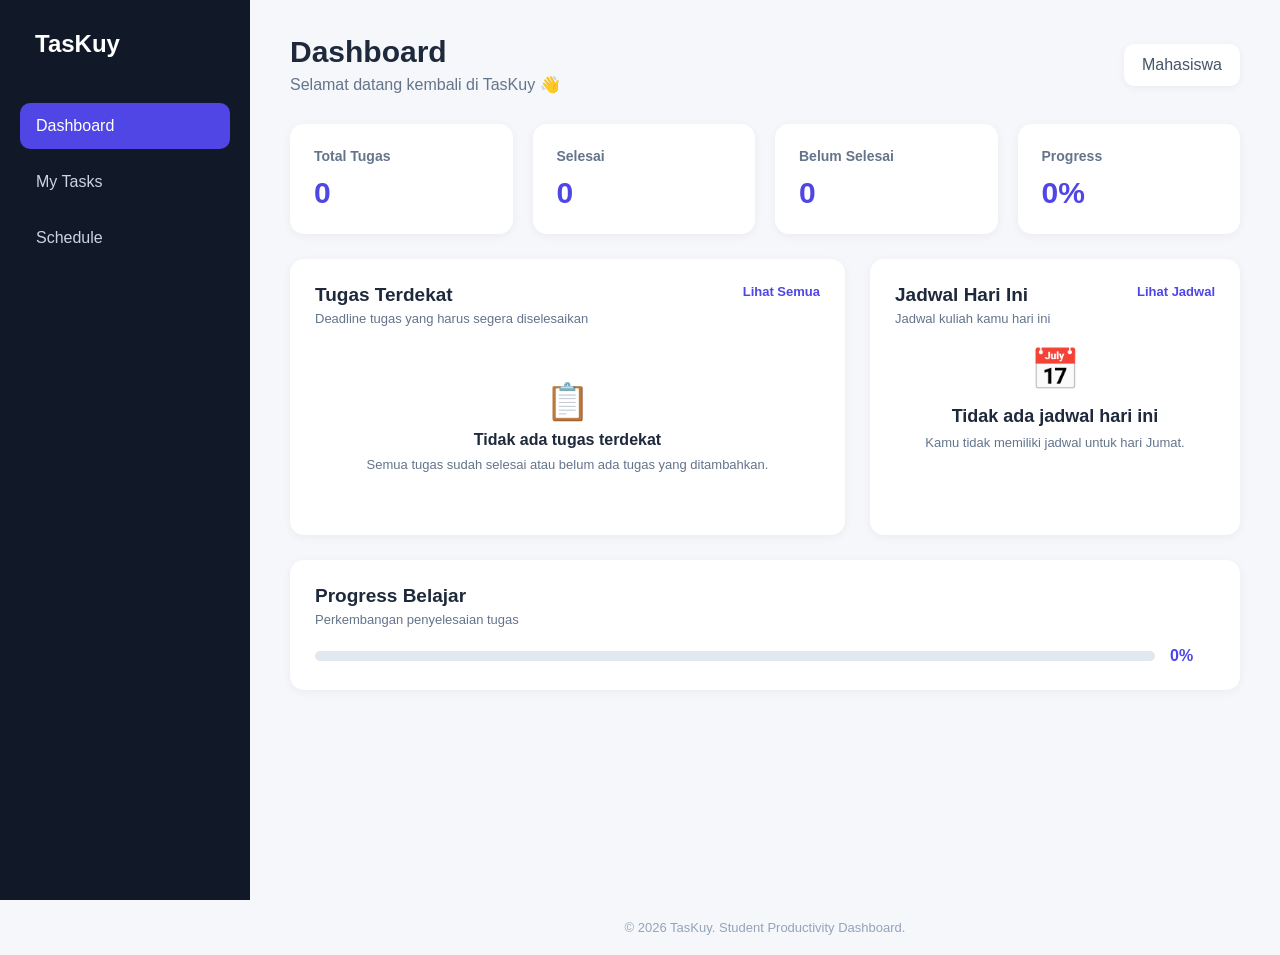
<file: index.html>
<!DOCTYPE html>
<html lang="id">

<head>
    <meta charset="UTF-8">
    <meta name="viewport" content="width=device-width, initial-scale=1.0">

    <title>TasKuy - Dashboard</title>

    <link rel="stylesheet" href="style.css">
</head>

<body>
    <!-- Sidebar -->
    <nav class="sidebar">
        <div class="logo">
            TasKuy
        </div>

        <ul class="nav-menu">

            <li>
                <a href="index.html" class="active">
                    Dashboard
                </a>
            </li>

            <li>
                <a href="tasks.html">
                    My Tasks
                </a>
            </li>

            <li>
                <a href="schedule.html">
                    Schedule
                </a>
            </li>

        </ul>

    </nav>

    <!-- Main Content -->
    <main class="main-content">

        <!-- Header -->
        <header class="top-header">

            <div>
                <h1>Dashboard</h1>
                <p>Selamat datang kembali di TasKuy 👋</p>
            </div>

            <div class="user-profile">
                <span>Mahasiswa</span>
            </div>

        </header>

                <!-- Statistics -->
        <section class="stats-section">

            <article class="stat-card">
                <h3>Total Tugas</h3>
                <p id="totalTasks">0</p>
            </article>

            <article class="stat-card">
                <h3>Selesai</h3>
                <p id="completedTasks">0</p>
            </article>

            <article class="stat-card">
                <h3>Belum Selesai</h3>
                <p id="pendingTasks">0</p>
            </article>

            <article class="stat-card">
                <h3>Progress</h3>
                <p id="taskProgress">0%</p>
            </article>

        </section>

        <!-- Dashboard Content -->
        <section class="dashboard-grid">

            <!-- Upcoming Tasks -->
            <article class="dashboard-card">

                <div class="card-header">
                    <div>
                        <h2>Tugas Terdekat</h2>
                        <p>Deadline tugas yang harus segera diselesaikan</p>
                    </div>

                    <a href="tasks.html">
                        Lihat Semua
                    </a>
                </div>

                <div id="dashboardTaskList">

                    <!--
                        Data tugas akan ditampilkan
                        menggunakan JavaScript
                    -->

                </div>

            </article>

            <!-- Today's Schedule -->
            <article class="dashboard-card">

                <div class="card-header">

                    <div>
                        <h2>Jadwal Hari Ini</h2>
                        <p>Jadwal kuliah kamu hari ini</p>
                    </div>

                    <a href="schedule.html">
                        Lihat Jadwal
                    </a>

                </div>

                <div id="todayScheduleList">

                    <!--
                        Data jadwal akan ditampilkan
                        menggunakan JavaScript
                    -->

                </div>

            </article>

        </section>

        <!-- Progress -->
        <section class="dashboard-card progress-card">

            <div class="card-header">

                <div>
                    <h2>Progress Belajar</h2>
                    <p>Perkembangan penyelesaian tugas</p>
                </div>

            </div>

            <div class="progress-container">

                <div class="progress-bar">

                    <div class="progress-fill" id="progressFill"></div>

                </div>

                <span id="progressText">
                    0%
                </span>

            </div>

        </section>

    </main>

    <!-- Footer -->
    <footer class="footer">

        <p>
            © 2026 TasKuy. Student Productivity Dashboard.
        </p>

    </footer>

    <!-- JavaScript -->
    <script src="main.js"></script>
    <script src="dashboard.js"></script>

</body>
</html>
</file>
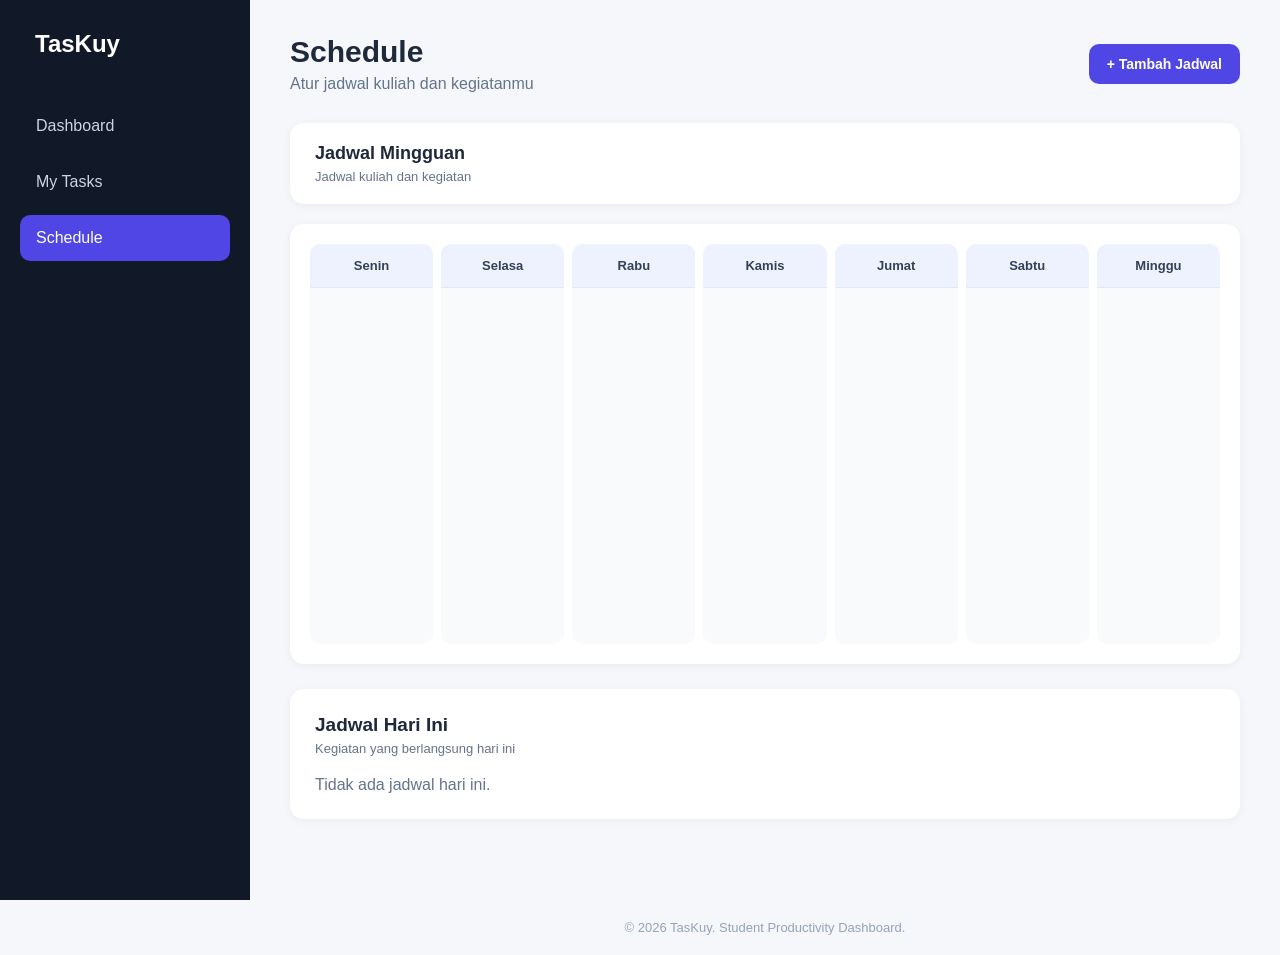
<file: schedule.html>
<!DOCTYPE html>
<html lang="id">

<head>
    <meta charset="UTF-8">
    <meta name="viewport" content="width=device-width, initial-scale=1.0">

    <title>TasKuy - Schedule</title>

    <link rel="stylesheet" href="style.css">
</head>

<body>

    <!-- SIDEBAR -->
    <nav class="sidebar">

        <div class="logo">
            TasKuy
        </div>

        <ul class="nav-menu">

            <li>
                <a href="index.html">
                    Dashboard
                </a>
            </li>

            <li>
                <a href="tasks.html">
                    My Tasks
                </a>
            </li>

            <li>
                <a href="schedule.html" class="active">
                    Schedule
                </a>
            </li>

        </ul>

    </nav>

    <!-- MAIN -->
    <main class="main-content">
        

        <!-- HEADER -->
        <header class="top-header">

            <div>
                <h1>Schedule</h1>

                <p>
                    Atur jadwal kuliah dan kegiatanmu
                </p>
            </div>

            <button
                class="primary-button"
                id="addScheduleButton"
            >
                + Tambah Jadwal
            </button>

        </header>

         <!-- WEEK -->
        <section class="week-navigation">

            <div>
                <h2 id="weekTitle">
                    Jadwal Mingguan
                </h2>

                <p id="weekSubtitle">
                    Jadwal kuliah dan kegiatan
                </p>
            </div>

        </section>


        <!-- WEEKLY SCHEDULE -->
        <section class="schedule-card">

            <div class="calendar-grid">

                <!-- SENIN -->
                <article class="day-column">

                    <div class="day-header">
                        <h3>Senin</h3>
                    </div>

                    <div
                        class="schedule-list"
                        id="mondaySchedule"
                    ></div>

                </article>


                <!-- SELASA -->
                <article class="day-column">

                    <div class="day-header">
                        <h3>Selasa</h3>
                    </div>

                    <div
                        class="schedule-list"
                        id="tuesdaySchedule"
                    ></div>

                </article>


                <!-- RABU -->
                <article class="day-column">

                    <div class="day-header">
                        <h3>Rabu</h3>
                    </div>

                    <div
                        class="schedule-list"
                        id="wednesdaySchedule"
                    ></div>

                </article>


                <!-- KAMIS -->
                <article class="day-column">

                    <div class="day-header">
                        <h3>Kamis</h3>
                    </div>

                    <div
                        class="schedule-list"
                        id="thursdaySchedule"
                    ></div>

                </article>


                <!-- JUMAT -->
                <article class="day-column">

                    <div class="day-header">
                        <h3>Jumat</h3>
                    </div>

                    <div
                        class="schedule-list"
                        id="fridaySchedule"
                    ></div>

                </article>

                <!-- SABTU -->
                <article class="day-column">
                    <div class="day-header">
                        <h3>Sabtu</h3>
                    </div>

                    <div
                        class="schedule-list"
                        id="saturdaySchedule"
                    ></div>
                </article>

                <!-- MINGGU -->
                <article class="day-column">
                    <div class="day-header">
                        <h3>Minggu</h3>
                    </div>

                    <div
                        class="schedule-list"
                        id="sundaySchedule"
                    ></div>
                </article>

            </div>

        </section>

        <!-- TODAY -->
        <section class="dashboard-card today-schedule-card">

            <div class="card-header">

                <div>
                    <h2>Jadwal Hari Ini</h2>

                    <p>
                        Kegiatan yang berlangsung hari ini
                    </p>
                </div>

            </div>

            <div id="todayScheduleDetail">

                <!-- JavaScript -->

            </div>

        </section>

    </main>

        <!-- MODAL -->
    <div
        class="modal"
        id="scheduleModal"
        aria-hidden="true"
    >

        <div class="modal-content">

            <div class="modal-header">

                <div>

                    <h2 id="scheduleModalTitle">
                        Tambah Jadwal
                    </h2>

                    <p>
                        Masukkan informasi jadwal
                    </p>

                </div>

                <button
                    type="button"
                    class="close-button"
                    id="closeScheduleModal"
                    aria-label="Tutup"
                >
                    ×
                </button>

            </div>


            <form id="scheduleForm">

                <div class="form-group">

                    <label for="scheduleCourse">
                        Nama Kegiatan / Mata Kuliah
                    </label>

                    <input
                        type="text"
                        id="scheduleCourse"
                        placeholder="Contoh: Pemrograman Web"
                        
                    >

                </div>


                <div class="form-group">

                    <label for="scheduleDay">
                        Hari
                    </label>

                    <select
                        id="scheduleDay"
                        
                    >

                        <option value="">
                            Pilih Hari
                        </option>

                        <option value="Senin">
                            Senin
                        </option>

                        <option value="Selasa">
                            Selasa
                        </option>

                        <option value="Rabu">
                            Rabu
                        </option>

                        <option value="Kamis">
                            Kamis
                        </option>

                        <option value="Jumat">
                            Jumat
                        </option>
                        <option value="Sabtu">
                            Sabtu
                        </option>
                        <option value="Minggu">
                            Minggu
                        </option>

                    </select>

                </div>


                <div class="form-row">

                    <div class="form-group">

                        <label for="scheduleStart">
                            Mulai
                        </label>

                        <input
                            type="time"
                            id="scheduleStart"
                            
                        >

                    </div>


                    <div class="form-group">

                        <label for="scheduleEnd">
                            Selesai
                        </label>

                        <input
                            type="time"
                            id="scheduleEnd"
                            
                        >

                    </div>

                </div>


                <div class="form-group">

                    <label for="scheduleRoom">
                        Ruangan / Lokasi
                    </label>

                    <input
                        type="text"
                        id="scheduleRoom"
                        placeholder="Contoh: Lab Komputer"
                    >

                </div>


                <div class="modal-actions">

                    <button
                        type="button"
                        class="secondary-button"
                        id="cancelScheduleButton"
                    >
                        Batal
                    </button>

                    <button
                        type="submit"
                        class="primary-button"
                    >
                        Simpan Jadwal
                    </button>

                </div>

            </form>

        </div>

    </div>

    <div id="deleteConfirmModal" class="modal">

        <div class="modal-content delete-confirm-content">

            <div class="delete-confirm-icon">
                🗑️
            </div>

            <h2>Hapus Jadwal?</h2>

            <p>
                Apakah kamu yakin ingin menghapus jadwal ini?
                Tindakan ini tidak dapat dibatalkan.
            </p>

            <div class="modal-actions">

                <button
                    type="button"
                    id="cancelDeleteButton"
                    class="secondary-button"
                >
                    Batal
                </button>

                <button
                    type="button"
                    id="confirmDeleteButton"
                    class="action-button action-delete"
                >
                    Ya, Hapus
                </button>

            </div>

        </div>

    </div>

    <footer class="footer">

        <p>
            © 2026 TasKuy. Student Productivity Dashboard.
        </p>

    </footer>

    <div id="toast" class="toast" aria-live="polite"></div>
    
    <!-- JavaScript -->
    <script src="main.js"></script>
    <script src="schedule.js"></script>
</body>

</html>
</file>
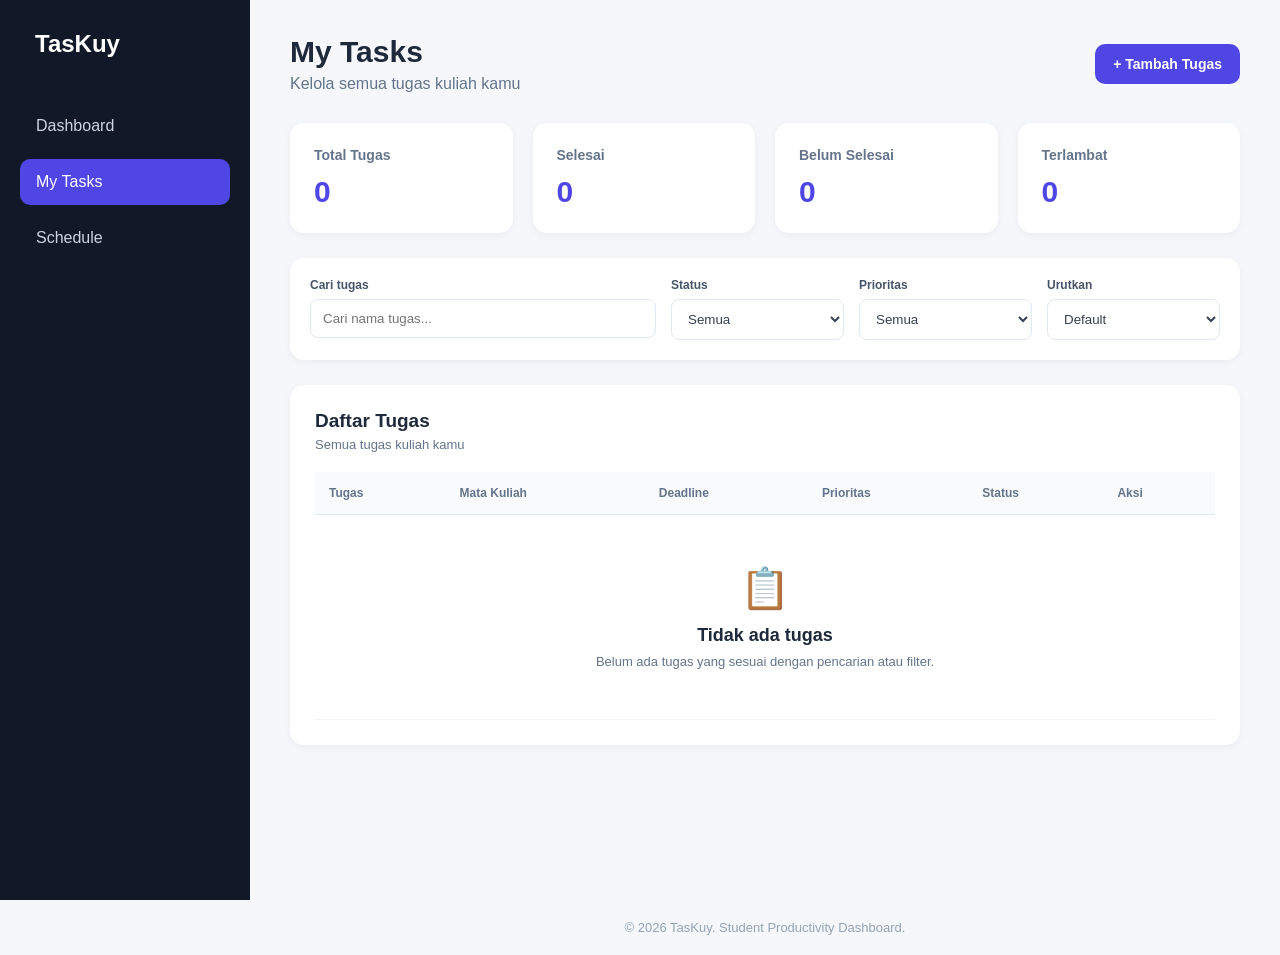
<file: tasks.html>
<!DOCTYPE html>
<html lang="id">

<head>
    <meta charset="UTF-8">
    <meta name="viewport" content="width=device-width, initial-scale=1.0">

    <title>TasKuy - My Tasks</title>

    <link rel="stylesheet" href="style.css">
</head>

<body>
    <!-- Sidebar -->
    <nav class="sidebar">

        <div class="logo">
            TasKuy
        </div>

        <ul class="nav-menu">

            <li>
                <a href="index.html">
                    Dashboard
                </a>
            </li>

            <li>
                <a href="tasks.html" class="active">
                    My Tasks
                </a>
            </li>

            <li>
                <a href="schedule.html">
                    Schedule
                </a>
            </li>

        </ul>

    </nav>
    
    <!-- Main Content -->
    <main class="main-content">

        <!-- Header -->
        <header class="top-header">

            <div>
                <h1>My Tasks</h1>

                <p>
                    Kelola semua tugas kuliah kamu
                </p>
            </div>

            <button
                class="primary-button"
                id="addTaskButton"
            >
                + Tambah Tugas
            </button>

        </header>

        <!-- Statistics -->
        <section class="stats-section">

            <article class="stat-card">

                <h3>Total Tugas</h3>

                <p id="taskTotal">
                    0
                </p>

            </article>


            <article class="stat-card">

                <h3>Selesai</h3>

                <p id="taskCompleted">
                    0
                </p>

            </article>


            <article class="stat-card">

                <h3>Belum Selesai</h3>

                <p id="taskPending">
                    0
                </p>

            </article>


            <article class="stat-card">

                <h3>Terlambat</h3>

                <p id="taskOverdue">
                    0
                </p>

            </article>

        </section>

        <!-- Search & Filter -->
        <section class="task-tools">

            <div class="search-box">

                <label for="searchTask">
                    Cari tugas
                </label>

                <input
                    type="text"
                    id="searchTask"
                    placeholder="Cari nama tugas..."
                >

            </div>


            <div class="filter-box">

                <label for="filterStatus">
                    Status
                </label>

                <select id="filterStatus">

                    <option value="all">
                        Semua
                    </option>

                    <option value="completed">
                        Selesai
                    </option>

                    <option value="pending">
                        Belum Selesai
                    </option>

                </select>

            </div>


            <div class="filter-box">

                <label for="filterPriority">
                    Prioritas
                </label>

                <select id="filterPriority">

                    <option value="all">
                        Semua
                    </option>

                    <option value="Tinggi">
                        Tinggi
                    </option>

                    <option value="Sedang">
                        Sedang
                    </option>

                    <option value="Rendah">
                        Rendah
                    </option>

                </select>

            </div>


            <div class="filter-box">

                <label for="sortDeadline">
                    Urutkan
                </label>

                <select id="sortDeadline">

                    <option value="default">
                        Default
                    </option>

                    <option value="nearest">
                        Deadline Terdekat
                    </option>

                    <option value="furthest">
                        Deadline Terjauh
                    </option>

                </select>

            </div>

        </section>

        <!-- Task Table -->
        <section class="task-card">

            <div class="card-header">

                <div>

                    <h2>Daftar Tugas</h2>

                    <p>
                        Semua tugas kuliah kamu
                    </p>

                </div>

            </div>


            <div class="table-container">

                <table>

                    <thead>

                        <tr>

                            <th>
                                Tugas
                            </th>

                            <th>
                                Mata Kuliah
                            </th>

                            <th>
                                Deadline
                            </th>

                            <th>
                                Prioritas
                            </th>

                            <th>
                                Status
                            </th>

                            <th>
                                Aksi
                            </th>

                        </tr>

                    </thead>


                    <!--
                        JavaScript akan memasukkan
                        data tugas ke sini
                    -->

                    <tbody id="taskTableBody">

                    </tbody>

                </table>

            </div>

        </section>

    </main>

    <!-- Modal Tambah / Edit Tugas -->
    <div
        class="modal"
        id="taskModal"
        aria-hidden="true"
    >

        <div class="modal-content">

            <div class="modal-header">

                <div>

                    <h2 id="modalTitle">
                        Tambah Tugas
                    </h2>

                    <p>
                        Masukkan informasi tugas
                    </p>

                </div>

                <button
                    type="button"
                    class="close-button"
                    id="closeModalButton"
                    aria-label="Tutup"
                >
                    ×
                </button>

            </div>


            <form id="taskForm">

                <div class="form-group">

                    <label for="taskTitle">
                        Nama Tugas
                    </label>

                    <input
                        type="text"
                        id="taskTitle"
                        placeholder="Contoh: Membuat Program Python"
                        
                    >

                </div>


                <div class="form-group">

                    <label for="taskCourse">
                        Mata Kuliah
                    </label>

                    <input
                        type="text"
                        id="taskCourse"
                        placeholder="Contoh: Pemrograman Web"
                        
                    >

                </div>


                <div class="form-row">

                    <div class="form-group">

                        <label for="taskDeadline">
                            Deadline
                        </label>

                        <input
                            type="date"
                            id="taskDeadline"
                            
                        >

                    </div>


                    <div class="form-group">

                        <label for="taskPriority">
                            Prioritas
                        </label>

                        <select
                            id="taskPriority"
                            
                        >

                            <option value="">
                                Pilih Prioritas
                            </option>

                            <option value="Tinggi">
                                Tinggi
                            </option>

                            <option value="Sedang">
                                Sedang
                            </option>

                            <option value="Rendah">
                                Rendah
                            </option>

                        </select>

                    </div>

                </div>


                <div class="modal-actions">

                    <button
                        type="button"
                        class="secondary-button"
                        id="cancelTaskButton"
                    >
                        Batal
                    </button>

                    <button
                        type="submit"
                        class="primary-button"
                    >
                        Simpan Tugas
                    </button>

                </div>

            </form>

        </div>

    </div>

    <!-- Modal Konfirmasi Hapus -->
    <div id="deleteConfirmModal" class="modal">
        <div class="modal-content delete-confirm-content">

            <div class="delete-confirm-icon">🗑️</div>

            <h2>Hapus Tugas?</h2>

            <p>
                Apakah kamu yakin ingin menghapus tugas ini?
                Tindakan ini tidak dapat dibatalkan.
            </p>

            <div class="modal-actions">
                <button
                    type="button"
                    id="cancelDeleteButton"
                    class="secondary-button"
                >
                    Batal
                </button>

                <button
                    type="button"
                    id="confirmDeleteButton"
                    class="action-button action-delete"
                >
                    Ya, Hapus
                </button>
            </div>

        </div>
    </div>

    <footer class="footer">

        <p>
            © 2026 TasKuy. Student Productivity Dashboard.
        </p>

    </footer>
    
    <!-- JavaScript -->
    <div id="toast" class="toast" aria-live="polite"></div>
    <script src="main.js"></script>
    <script src="tasks.js"></script>
</body>

</html>
</file>
<file: style.css>
/* =========================================================
   TASKUY - MAIN STYLESHEET
   Struktur: base styles -> components -> responsive rules
   ========================================================= */

/* ========================================
   RESET
======================================== */

* {
    margin: 0;
    padding: 0;
    box-sizing: border-box;
}

body {
    font-family: Arial, sans-serif;
    background-color: #f5f7fb;
    color: #1e293b;
}

/* ========================================
   SIDEBAR
======================================== */

.sidebar {
    position: fixed;
    top: 0;
    left: 0;

    width: 250px;
    height: 100vh;

    background-color: #111827;
    color: white;

    padding: 30px 20px;
}

.logo {
    font-size: 24px;
    font-weight: bold;

    margin-bottom: 45px;
    padding-left: 15px;
}

.nav-menu {
    list-style: none;
}

.nav-menu li {
    margin-bottom: 10px;
}

.nav-menu a {
    display: block;

    padding: 14px 16px;

    color: #cbd5e1;
    text-decoration: none;

    border-radius: 10px;

    transition: 0.2s;
}

.nav-menu a:hover {
    background-color: #1e293b;
    color: white;
}

.nav-menu a.active {
    background-color: #4f46e5;
    color: white;
}

/* ========================================
   MAIN CONTENT
======================================== */

.main-content {
    margin-left: 250px;

    padding: 35px 40px;

    min-height: 100vh;
}

/* ========================================
   HEADER
======================================== */

.top-header {
    display: flex;

    justify-content: space-between;
    align-items: center;

    margin-bottom: 30px;
}

.top-header h1 {
    font-size: 30px;
    margin-bottom: 6px;
}

.top-header p {
    color: #64748b;
}

.user-profile {
    background-color: white;

    padding: 12px 18px;

    border-radius: 10px;

    box-shadow: 0 2px 8px rgba(15, 23, 42, 0.05);

    color: #475569;
}

/* ========================================
   STATISTICS
======================================== */

.stats-section {
    display: grid;

    grid-template-columns: repeat(4, 1fr);

    gap: 20px;

    margin-bottom: 25px;
}

.stat-card {
    background-color: white;

    padding: 24px;

    border-radius: 14px;

    box-shadow: 0 2px 10px rgba(15, 23, 42, 0.05);
}

.stat-card h3 {
    font-size: 14px;

    color: #64748b;

    margin-bottom: 12px;
}

.stat-card p {
    font-size: 30px;

    font-weight: bold;

    color: #4f46e5;
}

/* ========================================
   DASHBOARD GRID
======================================== */

.dashboard-grid {
    display: grid;

    grid-template-columns: 1.5fr 1fr;

    gap: 25px;

    margin-bottom: 25px;
}

/* ========================================
   CARD
======================================== */

.dashboard-card {
    background-color: white;

    padding: 25px;

    border-radius: 14px;

    box-shadow: 0 2px 10px rgba(15, 23, 42, 0.05);
}

.card-header {
    display: flex;

    justify-content: space-between;
    align-items: flex-start;

    margin-bottom: 20px;
}

.card-header h2 {
    font-size: 19px;

    margin-bottom: 5px;
}

.card-header p {
    font-size: 13px;

    color: #64748b;
}

.card-header a {
    color: #4f46e5;

    text-decoration: none;

    font-size: 13px;

    font-weight: 600;
}

.card-header a:hover {
    text-decoration: underline;
}

/* ========================================
   PROGRESS
======================================== */

.progress-card {
    margin-bottom: 25px;
}

.progress-container {
    display: flex;

    align-items: center;

    gap: 15px;
}

.progress-bar {
    flex: 1;

    height: 10px;

    background-color: #e2e8f0;

    border-radius: 20px;

    overflow: hidden;
}

.progress-fill {
    width: 0%;

    height: 100%;

    background-color: #4f46e5;

    border-radius: 20px;

    transition: width 0.3s ease;
}

#progressText {
    min-width: 45px;

    font-weight: bold;

    color: #4f46e5;
}

/* ========================================
   FOOTER
======================================== */

.footer {
    margin-left: 250px;

    padding: 20px 40px;

    color: #94a3b8;

    font-size: 13px;

    text-align: center;
}



/* ========================================
   DASHBOARD TASK
======================================== */

.dashboard-task,
.schedule-item {
    display: flex;

    justify-content: space-between;
    align-items: center;

    padding: 15px 0;

    border-bottom: 1px solid #e2e8f0;
}

.dashboard-task:last-child,
.schedule-item:last-child {
    border-bottom: none;
}

.dashboard-task h3,
.schedule-item h3 {
    font-size: 14px;

    margin-bottom: 5px;
}

.dashboard-task p,
.schedule-item p {
    font-size: 12px;

    color: #64748b;
}

.dashboard-task span,
.schedule-item span {
    font-size: 12px;

    padding: 6px 10px;

    border-radius: 20px;

    background-color: #eef2ff;

    color: #4f46e5;
}

/* ========================================
   PRIMARY BUTTON
======================================== */

.primary-button {
    border: none;

    background-color: #4f46e5;

    color: white;

    padding: 12px 18px;

    border-radius: 10px;

    font-size: 14px;

    font-weight: 600;

    cursor: pointer;

    transition: 0.2s;
}

.primary-button:hover {
    background-color: #4338ca;
}

/* ========================================
   SECONDARY BUTTON
======================================== */

.secondary-button {
    border: none;

    background-color: #e2e8f0;

    color: #475569;

    padding: 12px 18px;

    border-radius: 10px;

    font-size: 14px;

    cursor: pointer;
}

.secondary-button:hover {
    background-color: #cbd5e1;
}

/* ========================================
   TASK TOOLS
======================================== */

.task-tools {
    display: grid;

    grid-template-columns: 2fr 1fr 1fr 1fr;

    gap: 15px;

    background-color: white;

    padding: 20px;

    border-radius: 14px;

    margin-bottom: 25px;

    box-shadow: 0 2px 10px rgba(15, 23, 42, 0.05);
}

.search-box,
.filter-box {
    display: flex;

    flex-direction: column;

    gap: 7px;
}

.search-box label,
.filter-box label {
    font-size: 12px;

    font-weight: 600;

    color: #475569;
}

.search-box input,
.filter-box select {
    width: 100%;

    padding: 11px 12px;

    border: 1px solid #e2e8f0;

    border-radius: 8px;

    outline: none;

    background-color: white;

    color: #334155;
}

.search-box input:focus,
.filter-box select:focus {
    border-color: #4f46e5;
}

/* ========================================
   TASK CARD
======================================== */

.task-card {
    background-color: white;

    padding: 25px;

    border-radius: 14px;

    box-shadow: 0 2px 10px rgba(15, 23, 42, 0.05);
}

/* ========================================
   TABLE
======================================== */

.table-container {
    width: 100%;

    overflow-x: auto;
}

table {
    width: 100%;

    border-collapse: collapse;

    min-width: 800px;
}

thead {
    background-color: #f8fafc;
}

th {
    padding: 14px;

    text-align: left;

    font-size: 12px;

    color: #64748b;

    font-weight: 600;

    border-bottom: 1px solid #e2e8f0;
}

td {
    padding: 16px 14px;

    font-size: 13px;

    border-bottom: 1px solid #f1f5f9;

    color: #334155;
}

tbody tr:hover {
    background-color: #f8fafc;
}

/* ========================================
   TASK STATUS
======================================== */

.status-badge,
.priority-badge {
    display: inline-block;

    padding: 6px 10px;

    border-radius: 20px;

    font-size: 11px;

    font-weight: 600;
}

/* ========================================
   TASK ACTION
======================================== */

.task-actions {
    display: flex;

    gap: 7px;
}

.edit-button {
    background-color: #eef2ff;

    color: #4f46e5;
}

.delete-button {
    background-color: #fef2f2;

    color: #dc2626;
}

.complete-button {
    background-color: #ecfdf5;

    color: #059669;
}

/* ========================================
   MODAL
======================================== */

.modal {
    display: none;

    position: fixed;

    top: 0;
    left: 0;

    width: 100%;
    height: 100%;

    background-color: rgba(15, 23, 42, 0.5);

    justify-content: center;
    align-items: center;

    padding: 20px;

    z-index: 1000;
}

.modal.show {
    display: flex;
}

.modal-content {
    width: 100%;

    max-width: 550px;

    background-color: white;

    border-radius: 16px;

    padding: 25px;

    box-shadow: 0 10px 40px rgba(15, 23, 42, 0.2);
}

.modal-header {
    display: flex;

    justify-content: space-between;

    align-items: flex-start;

    margin-bottom: 25px;
}

.modal-header h2 {
    font-size: 20px;

    margin-bottom: 5px;
}

.modal-header p {
    font-size: 13px;

    color: #64748b;
}

.close-button {
    border: none;

    background: none;

    font-size: 25px;

    color: #64748b;

    cursor: pointer;
}

/* ========================================
   FORM
======================================== */

.form-group {
    display: flex;

    flex-direction: column;

    gap: 7px;

    margin-bottom: 18px;
}

.form-group label {
    font-size: 13px;

    font-weight: 600;

    color: #334155;
}

.form-group input,
.form-group select {
    padding: 12px;

    border: 1px solid #e2e8f0;

    border-radius: 8px;

    outline: none;

    font-family: inherit;
}

.form-group input:focus,
.form-group select:focus {
    border-color: #4f46e5;
}

.form-row {
    display: grid;

    grid-template-columns: 1fr 1fr;

    gap: 15px;
}

.modal-actions {
    display: flex;

    justify-content: flex-end;

    gap: 10px;

    margin-top: 10px;
}

/* ========================================
   STATUS & PRIORITY COLORS
======================================== */

.status-completed {
    background-color: #dcfce7;
    color: #15803d;
}

.status-pending {
    background-color: #fef3c7;
    color: #b45309;
}

.priority-high {
    background-color: #fee2e2;
    color: #dc2626;
}

.priority-medium {
    background-color: #fef3c7;
    color: #d97706;
}

.priority-low {
    background-color: #dcfce7;
    color: #16a34a;
}

/* ========================================
   WEEK SCHEDULE
======================================== */

.week-navigation {
    display: flex;

    align-items: center;
    justify-content: space-between;

    background-color: white;

    padding: 20px 25px;

    border-radius: 14px;

    margin-bottom: 20px;

    box-shadow: 0 2px 10px rgba(15, 23, 42, 0.05);
}

.week-navigation h2 {
    font-size: 18px;

    margin-bottom: 5px;
}

.week-navigation p {
    font-size: 13px;

    color: #64748b;
}

.week-button {
    width: 40px;
    height: 40px;

    border: none;

    border-radius: 8px;

    background-color: #eef2ff;

    color: #4f46e5;

    font-size: 20px;

    cursor: pointer;
}

.week-button:hover {
    background-color: #e0e7ff;
}

/* ========================================
   SCHEDULE CARD
======================================== */

.schedule-card {
    background-color: white;

    padding: 20px;

    border-radius: 14px;

    box-shadow: 0 2px 10px rgba(15, 23, 42, 0.05);

    margin-bottom: 25px;

    overflow-x: auto;
}

/* ========================================
   WEEK CALENDAR
======================================== */

.calendar-grid {
    display: grid;

    grid-template-columns: repeat(7, minmax(0, 1fr));

    gap: 8px;

    min-width: 0;
    width: 100%;
}

.day-column {
    min-width: 0;
    min-height: 400px;

    background-color: #f8fafc;

    border-radius: 10px;
    overflow: hidden;
}

.day-header {
    padding: 14px 8px;

    text-align: center;

    background-color: #eef2ff;

    border-bottom: 1px solid #e2e8f0;
}

.day-header h3 {
    font-size: 13px;
    color: #334155;
}

.schedule-list {
    min-height: 350px;
    height: calc(100% - 45px);

    padding: 7px;
    border-radius: 8px;

    transition: background-color 0.2s;
}

/* Card ketika sedang ditarik */
.schedule-card .schedule-item {
    cursor: grab;
    user-select: none;
}

.schedule-card .schedule-item:active {
    cursor: grabbing;
}

/* Card yang sedang diangkat */
.schedule-card .schedule-item.is-dragging {
    opacity: 0.4;
}

/* Kolom tujuan ketika card diarahkan ke sana */
.schedule-list.drag-over {
    background-color: #e0e7ff;
    outline: 2px dashed #4f46e5;
    outline-offset: -3px;
}

/* ========================================
   SCHEDULE CARD
======================================== */

.schedule-card .schedule-item {
    display: block;

    background-color: white;

    padding: 13px;

    margin-bottom: 10px;

    border-radius: 9px;

    border-left: 4px solid #4f46e5;

    box-shadow: 0 2px 5px rgba(15, 23, 42, 0.05);
}

.schedule-card .schedule-item h3 {
    font-size: 13px;
    color: #1e293b;
    overflow-wrap: anywhere;
}

.schedule-card .schedule-item p {
    margin-top: 5px;

    font-size: 11px;

    color: #64748b;
}

.schedule-location {
    margin-top: 5px;
    font-size: 11px;
    color: #4f46e5;
    overflow-wrap: anywhere;
}

.schedule-actions {
    display: flex;
    flex-direction: row;
    align-items: center;
    gap: 6px;
    margin-top: 10px;
    width: 100%;
}

.schedule-actions .action-button {
    padding: 6px 9px;
    font-size: 11px;
    flex: 1;
}

.schedule-action {
    border: none;

    padding: 5px 8px;

    border-radius: 5px;

    cursor: pointer;

    font-size: 10px;
}

.schedule-edit {
    background-color: #eef2ff;

    color: #4f46e5;
}

.schedule-delete {
    background-color: #fef2f2;

    color: #dc2626;
}

/* ========================================
   TODAY SCHEDULE
======================================== */

.today-schedule-card {
    margin-bottom: 25px;
}

/* =========================
   TOAST NOTIFICATION
========================= */

.toast {
    position: fixed;
    right: 25px;
    bottom: 25px;

    background-color: #1e293b;
    color: white;

    padding: 14px 18px;
    border-radius: 10px;

    font-size: 14px;

    opacity: 0;
    visibility: hidden;

    transform: translateY(20px);

    transition:
        opacity 0.3s ease,
        transform 0.3s ease,
        visibility 0.3s ease;

    z-index: 2000;
}

.toast.show {
    opacity: 1;
    visibility: visible;
    transform: translateY(0);
}

.empty-state {
    text-align: center;
    padding: 50px 20px !important;
}

.empty-state-content {
    display: flex;
    flex-direction: column;
    align-items: center;
    gap: 8px;
}

.empty-state-icon {
    font-size: 40px;
    margin-bottom: 5px;
}

.empty-state-content h3 {
    margin: 0;
    color: #1e293b;
    font-size: 18px;
}

.empty-state-content p {
    margin: 0;
    color: #64748b;
    font-size: 13px;
}

.empty-dashboard {
    text-align: center;
    padding: 35px 20px;
}

.empty-dashboard-icon {
    font-size: 36px;
    margin-bottom: 8px;
}

.empty-dashboard h3 {
    margin: 0 0 6px;
    font-size: 16px;
    color: #1e293b;
}

.empty-dashboard p {
    margin: 0;
    font-size: 13px;
    color: #64748b;
    line-height: 1.5;
}

.delete-confirm-content {
    max-width: 420px;
    text-align: center;
    padding: 30px;
}

.delete-confirm-icon {
    font-size: 42px;
    margin-bottom: 15px;
}

.delete-confirm-content h2 {
    margin: 0 0 12px;
    color: #1e293b;
    font-size: 22px;
}

.delete-confirm-content p {
    color: #64748b;
    font-size: 14px;
    line-height: 1.6;
    margin-bottom: 25px;
}

.delete-confirm-content .modal-actions {
    display: flex;
    justify-content: center;
    gap: 12px;
}

/* ========================================
   ACTION BUTTONS
======================================== */

.task-actions {
    display: flex;
    align-items: center;
    gap: 8px;
    flex-wrap: wrap;
}

.action-button {
    border: none;
    border-radius: 7px;
    padding: 8px 12px;
    font-size: 13px;
    font-weight: 500;
    cursor: pointer;
    transition: all 0.2s ease;
    white-space: nowrap;
}

/* Selesai */
.action-complete {
    background-color: #dcfce7;
    color: #15803d;
}

.action-complete:hover {
    background-color: #bbf7d0;
}

/* Edit */
.action-edit {
    background-color: #eef2ff;
    color: #4f46e5;
}

.action-edit:hover {
    background-color: #e0e7ff;
}

/* Hapus */
.action-delete {
    background-color: #fee2e2;
    color: #dc2626;
}

.action-delete:hover {
    background-color: #fecaca;
}


/* =========================================================
   RESPONSIVITAS
   ========================================================= */

@media (max-width: 1100px) {

    .calendar-grid {
        min-width: 1050px;
    }

}

@media (max-width: 1000px) {

.stats-section {
        grid-template-columns: repeat(2, 1fr);
    }

    .dashboard-grid {
        grid-template-columns: 1fr;
    }

.task-tools {
        grid-template-columns: 1fr 1fr;
    }

}

@media (max-width: 768px) {

.sidebar {
        position: static;

        width: 100%;
        height: auto;

        padding: 15px;
    }

    .logo {
        margin-bottom: 15px;
    }

    .nav-menu {
        display: flex;

        gap: 8px;
    }

    .nav-menu li {
        margin-bottom: 0;
        flex: 1;
    }

    .nav-menu a {
        text-align: center;

        padding: 10px;
    }

    .main-content {
        margin-left: 0;

        padding: 25px 18px;
    }

    .footer {
        margin-left: 0;

        padding: 20px;
    }

    .top-header {
        align-items: flex-start;

        gap: 15px;

        flex-direction: column;
    }

    .top-header h1 {
        font-size: 25px;
    }

    .stats-section {
        grid-template-columns: 1fr 1fr;

        gap: 12px;
    }

    .stat-card {
        padding: 18px;
    }

    .stat-card p {
        font-size: 25px;
    }

    .dashboard-card {
        padding: 20px;
    }

.task-tools {
        grid-template-columns: 1fr;
    }

    .top-header {
        align-items: stretch;
    }

    .primary-button {
        width: 100%;
    }

    .task-card {
        padding: 18px;
    }

    .form-row {
        grid-template-columns: 1fr;
    }

.week-navigation {
        padding: 15px;
    }

    .week-navigation h2 {
        font-size: 16px;
    }

    .schedule-card {
        padding: 12px;
    }

.toast {
        left: 16px;
        right: 16px;
        bottom: 20px;
        text-align: center;
    }

}

@media (max-width: 480px) {

.stats-section {
        grid-template-columns: 1fr;
    }

    .nav-menu a {
        font-size: 13px;
    }

}
</file>
